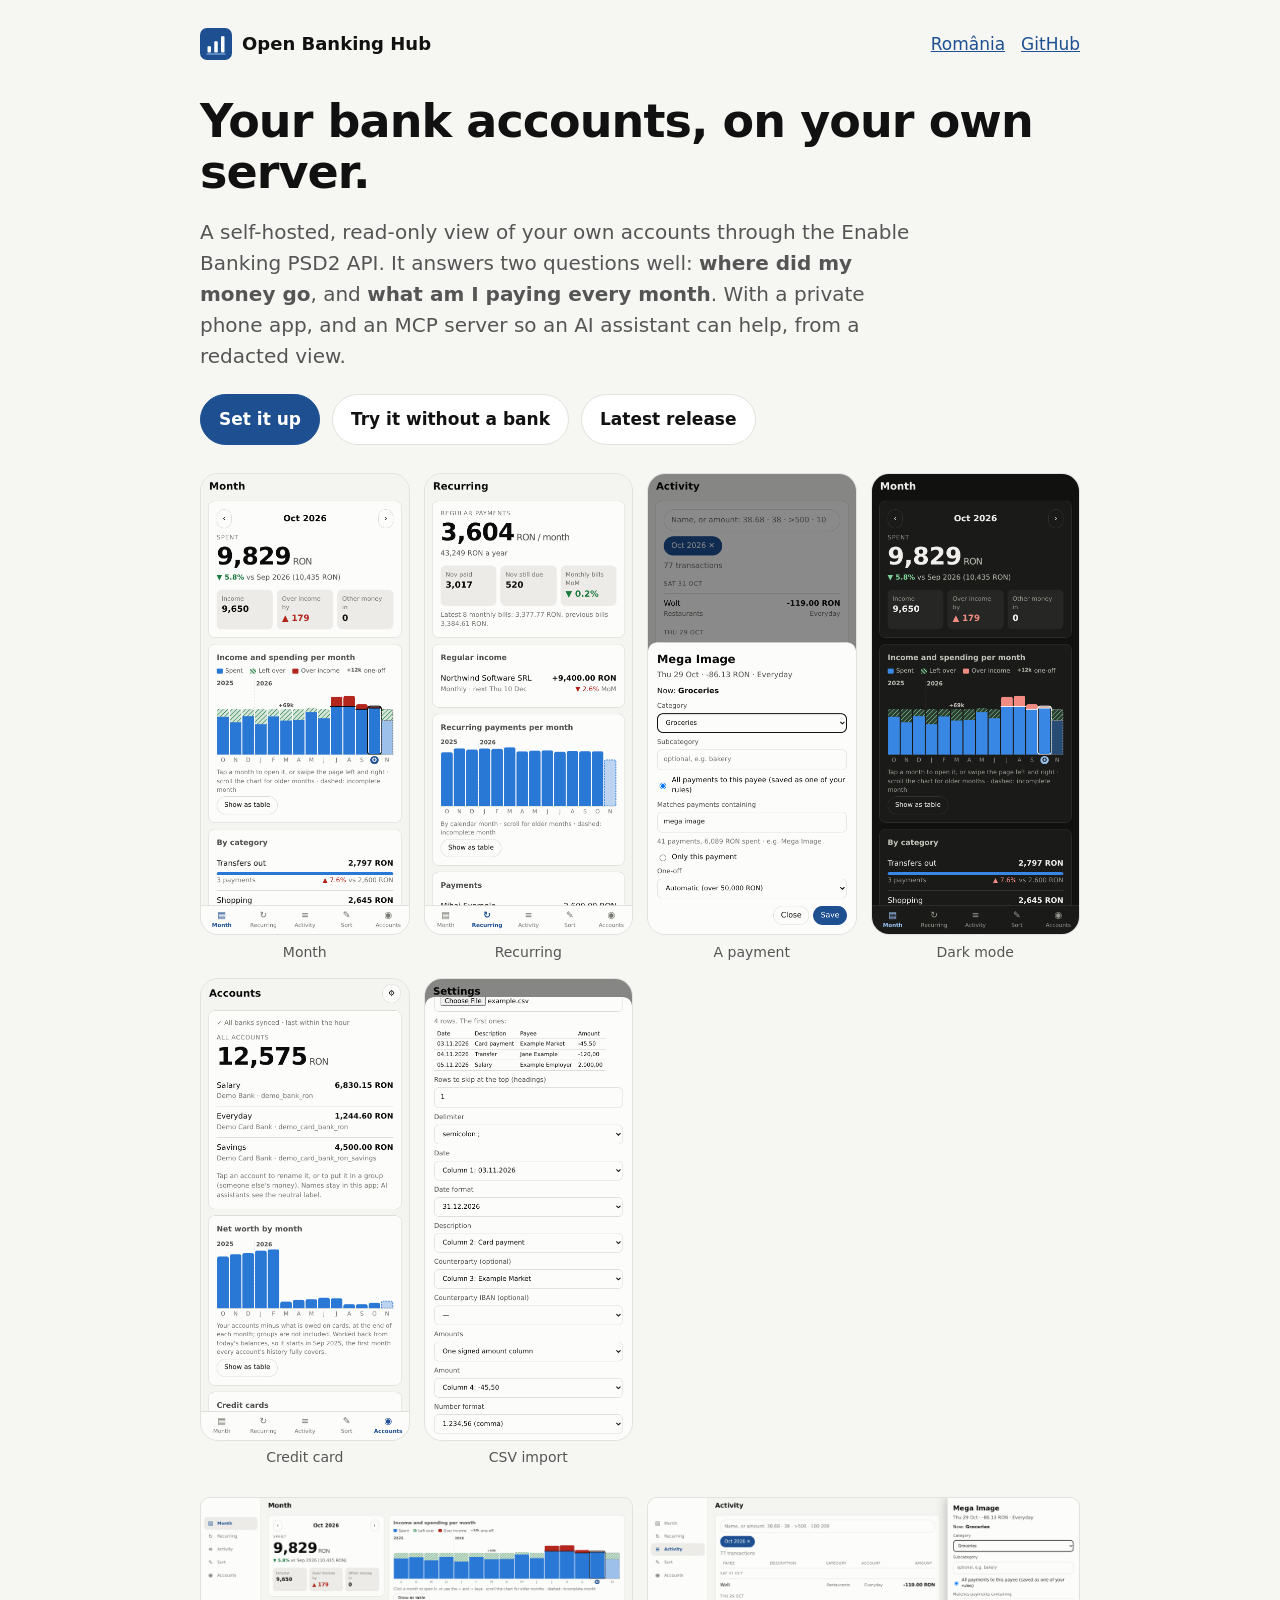
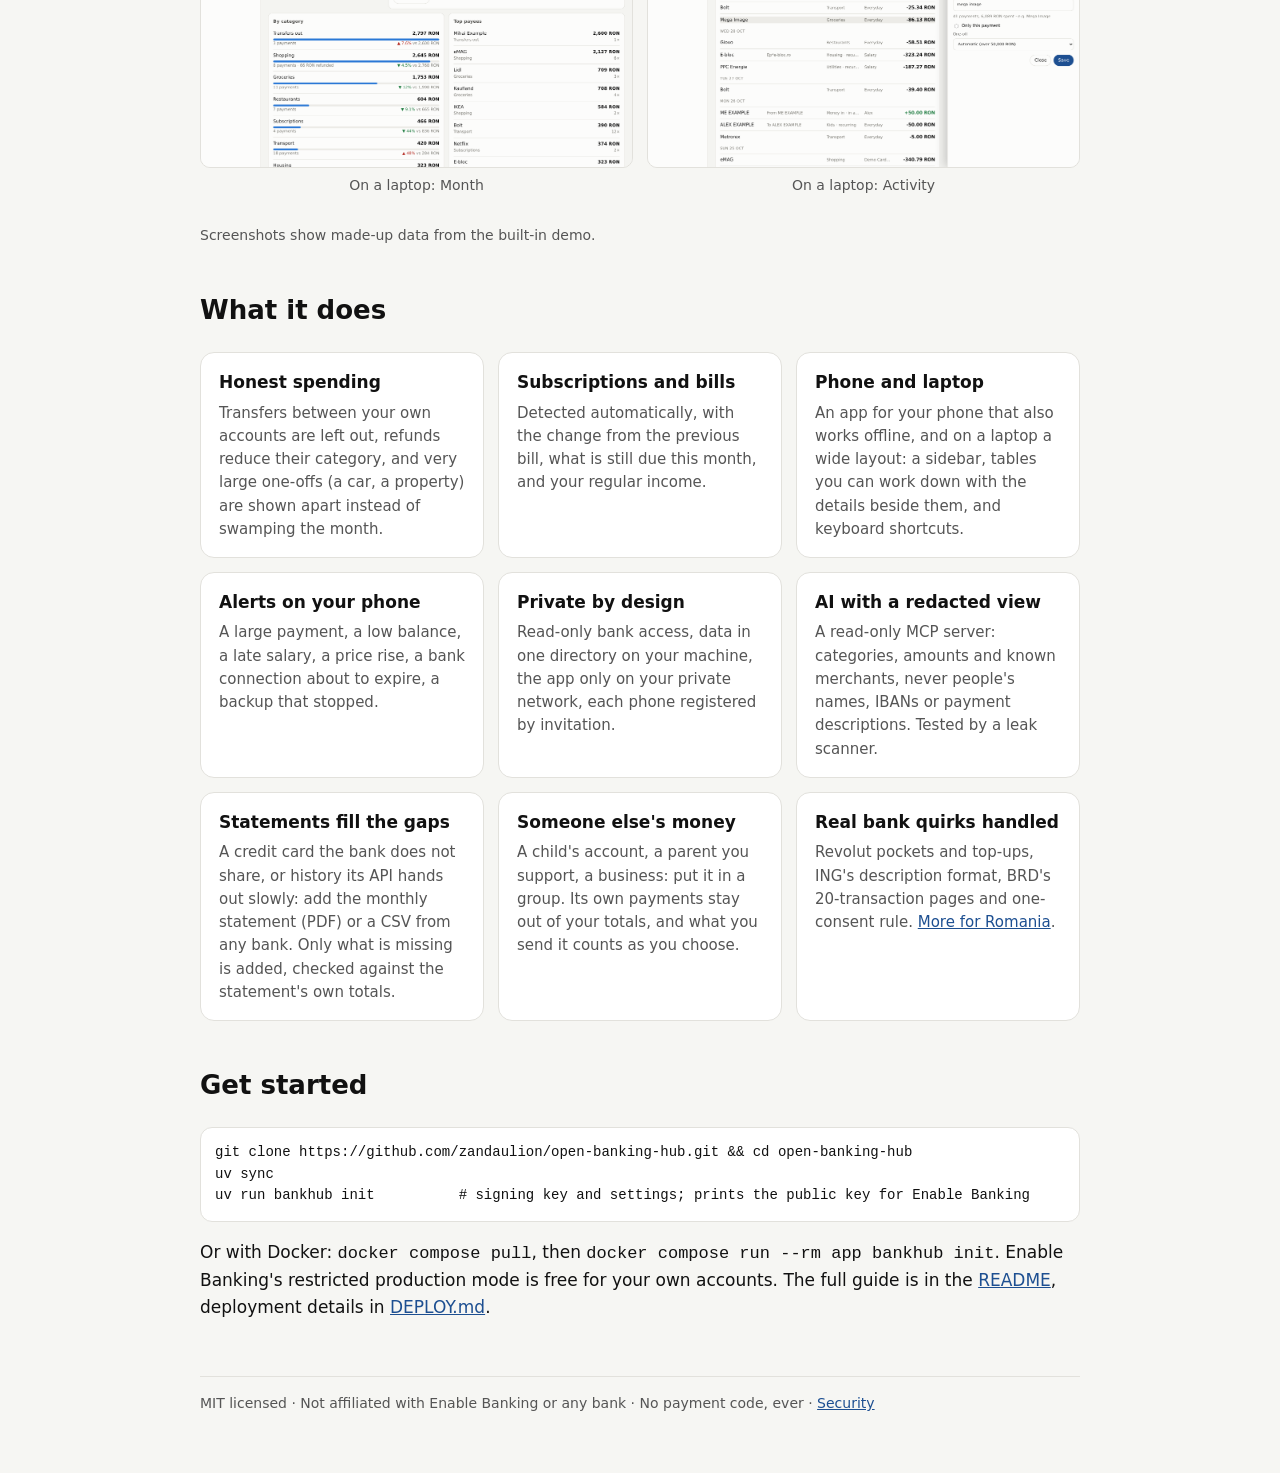
<file: docs/index.html>
<!doctype html>
<html lang="en">
<head>
<meta charset="utf-8">
<meta name="viewport" content="width=device-width, initial-scale=1">
<title>Open Banking Hub · your bank accounts, self-hosted and read-only</title>
<meta name="description" content="Self-hosted, read-only view of your own bank accounts through Enable Banking (PSD2): where the money went, what you pay every month, a private phone app and a redacted MCP server for AI assistants. MIT.">
<link rel="icon" href="icon.svg" type="image/svg+xml">
<link rel="stylesheet" href="site.css">
<meta property="og:title" content="Open Banking Hub">
<meta property="og:description" content="Your bank accounts, self-hosted and read-only: spending, subscriptions, income, a private phone app and a redacted MCP server.">
<meta property="og:image" content="https://zandaulion.github.io/open-banking-hub/screenshots/month-light.png">
</head>
<body>
<main>
<header class="top">
  <a class="brand" href="./"><img src="icon.svg" alt="">Open Banking Hub</a>
  <nav><a href="romania/">România</a><a href="https://github.com/zandaulion/open-banking-hub">GitHub</a></nav>
</header>

<h1>Your bank accounts, on your own server.</h1>
<p class="lead">A self-hosted, read-only view of your own accounts through the Enable Banking PSD2 API.
It answers two questions well: <strong>where did my money go</strong>, and <strong>what am I paying every month</strong>.
With a private phone app, and an MCP server so an AI assistant can help, from a redacted view.</p>
<div class="cta">
  <a class="btn primary" href="https://github.com/zandaulion/open-banking-hub#setup">Set it up</a>
  <a class="btn" href="https://github.com/zandaulion/open-banking-hub#try-it-without-a-bank">Try it without a bank</a>
  <a class="btn" href="https://github.com/zandaulion/open-banking-hub/releases/latest">Latest release</a>
</div>

<div class="shots">
  <figure><img src="screenshots/month-light.png" alt="Month view: spent, income, what is left, and every month in a chart" loading="lazy"><figcaption>Month</figcaption></figure>
  <figure><img src="screenshots/recurring-light.png" alt="Recurring payments with month-over-month change and regular income" loading="lazy"><figcaption>Recurring</figcaption></figure>
  <figure><img src="screenshots/payment-light.png" alt="A payment: change its category, or mark it as a one-off" loading="lazy"><figcaption>A payment</figcaption></figure>
  <figure><img src="screenshots/month-dark.png" alt="Month view in dark mode" loading="lazy"><figcaption>Dark mode</figcaption></figure>
  <figure><img src="screenshots/card-light.png" alt="A credit card added from its monthly statements" loading="lazy"><figcaption>Credit card</figcaption></figure>
  <figure><img src="screenshots/csv-light.png" alt="Importing a CSV from any bank" loading="lazy"><figcaption>CSV import</figcaption></figure>
</div>
<div class="shots wide">
  <figure><img src="screenshots/desktop-month.png" alt="Month on a laptop: the figures beside the chart, categories and payees side by side" loading="lazy"><figcaption>On a laptop: Month</figcaption></figure>
  <figure><img src="screenshots/desktop-activity.png" alt="Activity on a laptop: a table of payments with the selected one open beside it" loading="lazy"><figcaption>On a laptop: Activity</figcaption></figure>
</div>
<p style="color:var(--muted);font-size:14px">Screenshots show made-up data from the built-in demo.</p>

<h2>What it does</h2>
<div class="grid">
  <div class="card"><h3>Honest spending</h3><p>Transfers between your own accounts are left out, refunds reduce their category, and very large one-offs (a car, a property) are shown apart instead of swamping the month.</p></div>
  <div class="card"><h3>Subscriptions and bills</h3><p>Detected automatically, with the change from the previous bill, what is still due this month, and your regular income.</p></div>
  <div class="card"><h3>Phone and laptop</h3><p>An app for your phone that also works offline, and on a laptop a wide layout: a sidebar, tables you can work down with the details beside them, and keyboard shortcuts.</p></div>
  <div class="card"><h3>Alerts on your phone</h3><p>A large payment, a low balance, a late salary, a price rise, a bank connection about to expire, a backup that stopped.</p></div>
  <div class="card"><h3>Private by design</h3><p>Read-only bank access, data in one directory on your machine, the app only on your private network, each phone registered by invitation.</p></div>
  <div class="card"><h3>AI with a redacted view</h3><p>A read-only MCP server: categories, amounts and known merchants, never people's names, IBANs or payment descriptions. Tested by a leak scanner.</p></div>
  <div class="card"><h3>Statements fill the gaps</h3><p>A credit card the bank does not share, or history its API hands out slowly: add the monthly statement (PDF) or a CSV from any bank. Only what is missing is added, checked against the statement's own totals.</p></div>
  <div class="card"><h3>Someone else's money</h3><p>A child's account, a parent you support, a business: put it in a group. Its own payments stay out of your totals, and what you send it counts as you choose.</p></div>
  <div class="card"><h3>Real bank quirks handled</h3><p>Revolut pockets and top-ups, ING's description format, BRD's 20-transaction pages and one-consent rule. <a href="romania/">More for Romania</a>.</p></div>
</div>

<h2>Get started</h2>
<pre>git clone https://github.com/zandaulion/open-banking-hub.git && cd open-banking-hub
uv sync
uv run bankhub init          # signing key and settings; prints the public key for Enable Banking</pre>
<p>Or with Docker: <code>docker compose pull</code>, then <code>docker compose run --rm app bankhub init</code>.
Enable Banking's restricted production mode is free for your own accounts.
The full guide is in the <a href="https://github.com/zandaulion/open-banking-hub#setup">README</a>,
deployment details in <a href="https://github.com/zandaulion/open-banking-hub/blob/main/docs/DEPLOY.md">DEPLOY.md</a>.</p>

<footer>
  MIT licensed · Not affiliated with Enable Banking or any bank · No payment code, ever ·
  <a href="https://github.com/zandaulion/open-banking-hub/blob/main/SECURITY.md">Security</a>
</footer>
</main>
</body>
</html>
</file>
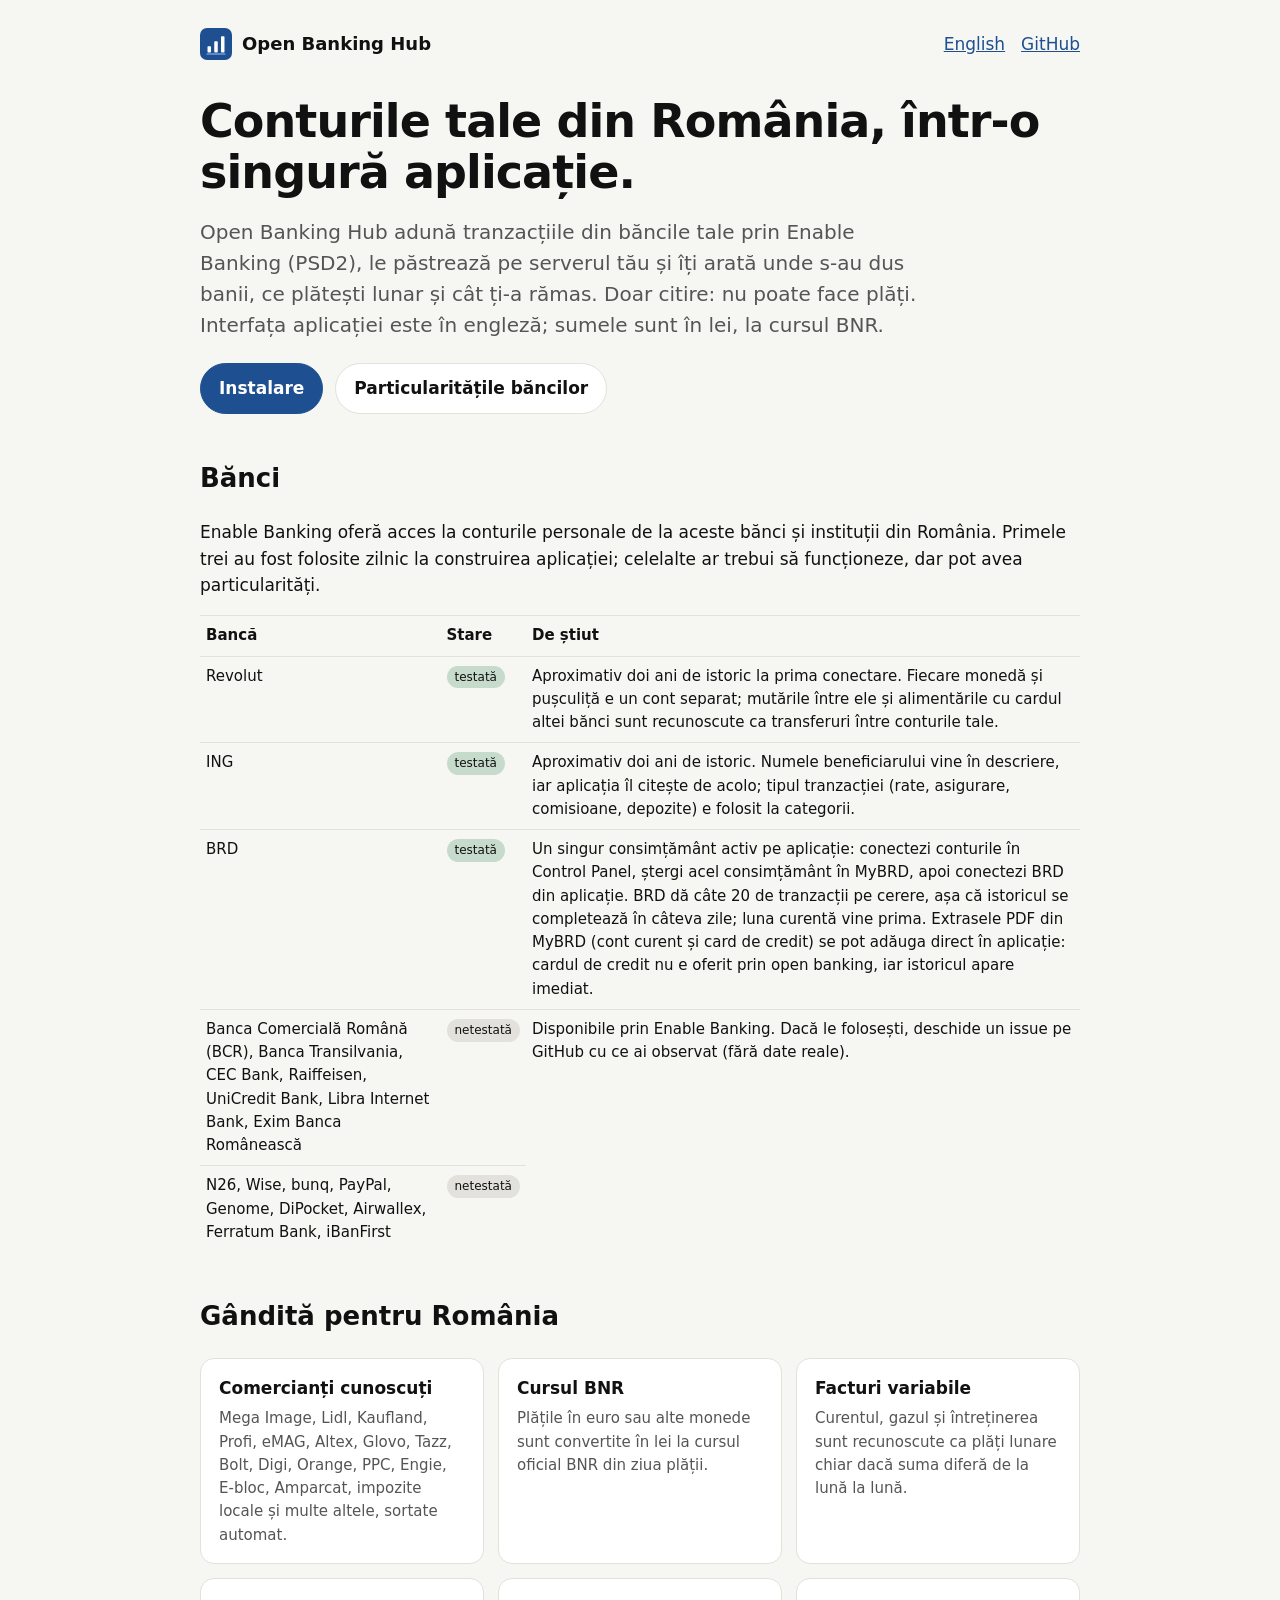
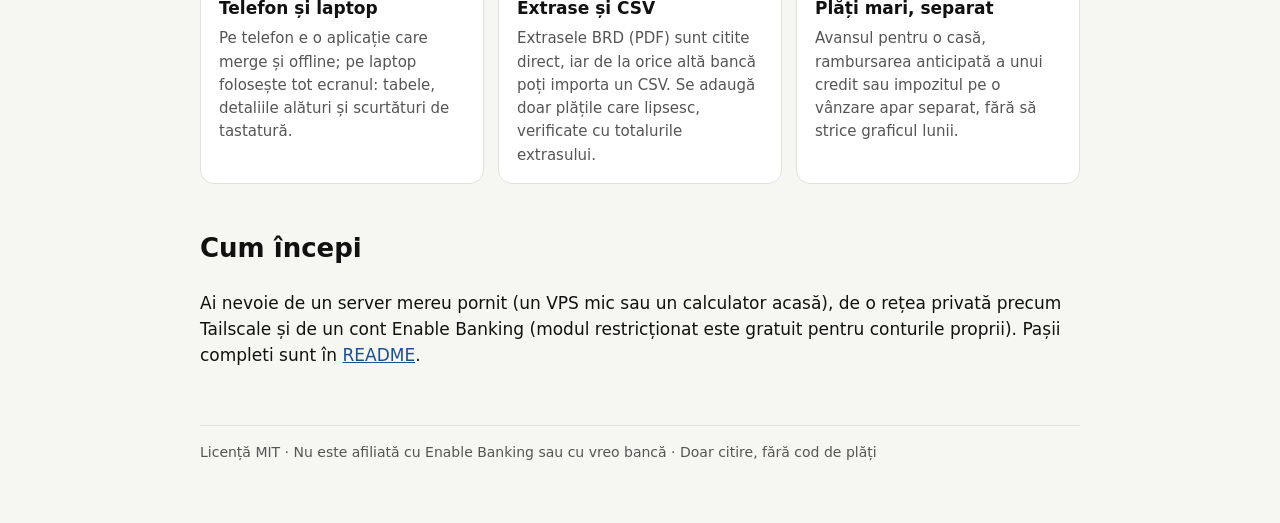
<file: docs/romania/index.html>
<!doctype html>
<html lang="ro">
<head>
<meta charset="utf-8">
<meta name="viewport" content="width=device-width, initial-scale=1">
<title>Open Banking Hub în România · Revolut, ING, BRD și alte bănci prin Enable Banking</title>
<meta name="description" content="Toate conturile tale bancare din România într-o aplicație proprie, doar pentru citire: Revolut, ING, BRD, BCR, Banca Transilvania și altele prin Enable Banking (PSD2). Gratuit, open source, găzduit de tine.">
<link rel="icon" href="../icon.svg" type="image/svg+xml">
<link rel="stylesheet" href="../site.css">
</head>
<body>
<main>
<header class="top">
  <a class="brand" href="../"><img src="../icon.svg" alt="">Open Banking Hub</a>
  <nav><a href="../">English</a><a href="https://github.com/zandaulion/open-banking-hub">GitHub</a></nav>
</header>

<h1>Conturile tale din România, într-o singură aplicație.</h1>
<p class="lead">Open Banking Hub adună tranzacțiile din băncile tale prin Enable Banking (PSD2), le păstrează pe
serverul tău și îți arată unde s-au dus banii, ce plătești lunar și cât ți-a rămas. Doar citire: nu poate face plăți.
Interfața aplicației este în engleză; sumele sunt în lei, la cursul BNR.</p>
<div class="cta">
  <a class="btn primary" href="https://github.com/zandaulion/open-banking-hub#setup">Instalare</a>
  <a class="btn" href="https://github.com/zandaulion/open-banking-hub/blob/main/docs/BANKS.md">Particularitățile băncilor</a>
</div>

<h2>Bănci</h2>
<p>Enable Banking oferă acces la conturile personale de la aceste bănci și instituții din România. Primele trei au
fost folosite zilnic la construirea aplicației; celelalte ar trebui să funcționeze, dar pot avea particularități.</p>
<table>
  <tr><th>Bancă</th><th>Stare</th><th>De știut</th></tr>
  <tr><td>Revolut</td><td><span class="tag ok">testată</span></td><td>Aproximativ doi ani de istoric la prima conectare. Fiecare monedă și pușculiță e un cont separat; mutările între ele și alimentările cu cardul altei bănci sunt recunoscute ca transferuri între conturile tale.</td></tr>
  <tr><td>ING</td><td><span class="tag ok">testată</span></td><td>Aproximativ doi ani de istoric. Numele beneficiarului vine în descriere, iar aplicația îl citește de acolo; tipul tranzacției (rate, asigurare, comisioane, depozite) e folosit la categorii.</td></tr>
  <tr><td>BRD</td><td><span class="tag ok">testată</span></td><td>Un singur consimțământ activ pe aplicație: conectezi conturile în Control Panel, ștergi acel consimțământ în MyBRD, apoi conectezi BRD din aplicație. BRD dă câte 20 de tranzacții pe cerere, așa că istoricul se completează în câteva zile; luna curentă vine prima. Extrasele PDF din MyBRD (cont curent și card de credit) se pot adăuga direct în aplicație: cardul de credit nu e oferit prin open banking, iar istoricul apare imediat.</td></tr>
  <tr><td>Banca Comercială Română (BCR), Banca Transilvania, CEC Bank, Raiffeisen, UniCredit Bank, Libra Internet Bank, Exim Banca Românească</td><td><span class="tag">netestată</span></td><td rowspan="2">Disponibile prin Enable Banking. Dacă le folosești, deschide un issue pe GitHub cu ce ai observat (fără date reale).</td></tr>
  <tr><td>N26, Wise, bunq, PayPal, Genome, DiPocket, Airwallex, Ferratum Bank, iBanFirst</td><td><span class="tag">netestată</span></td></tr>
</table>

<h2>Gândită pentru România</h2>
<div class="grid">
  <div class="card"><h3>Comercianți cunoscuți</h3><p>Mega Image, Lidl, Kaufland, Profi, eMAG, Altex, Glovo, Tazz, Bolt, Digi, Orange, PPC, Engie, E-bloc, Amparcat, impozite locale și multe altele, sortate automat.</p></div>
  <div class="card"><h3>Cursul BNR</h3><p>Plățile în euro sau alte monede sunt convertite în lei la cursul oficial BNR din ziua plății.</p></div>
  <div class="card"><h3>Facturi variabile</h3><p>Curentul, gazul și întreținerea sunt recunoscute ca plăți lunare chiar dacă suma diferă de la lună la lună.</p></div>
  <div class="card"><h3>Telefon și laptop</h3><p>Pe telefon e o aplicație care merge și offline; pe laptop folosește tot ecranul: tabele, detaliile alături și scurtături de tastatură.</p></div>
  <div class="card"><h3>Extrase și CSV</h3><p>Extrasele BRD (PDF) sunt citite direct, iar de la orice altă bancă poți importa un CSV. Se adaugă doar plățile care lipsesc, verificate cu totalurile extrasului.</p></div>
  <div class="card"><h3>Plăți mari, separat</h3><p>Avansul pentru o casă, rambursarea anticipată a unui credit sau impozitul pe o vânzare apar separat, fără să strice graficul lunii.</p></div>
</div>

<h2>Cum începi</h2>
<p>Ai nevoie de un server mereu pornit (un VPS mic sau un calculator acasă), de o rețea privată precum Tailscale și de un cont
Enable Banking (modul restricționat este gratuit pentru conturile proprii). Pașii completi sunt în
<a href="https://github.com/zandaulion/open-banking-hub#setup">README</a>.</p>

<footer>
  Licență MIT · Nu este afiliată cu Enable Banking sau cu vreo bancă · Doar citire, fără cod de plăți
</footer>
</main>
</body>
</html>
</file>
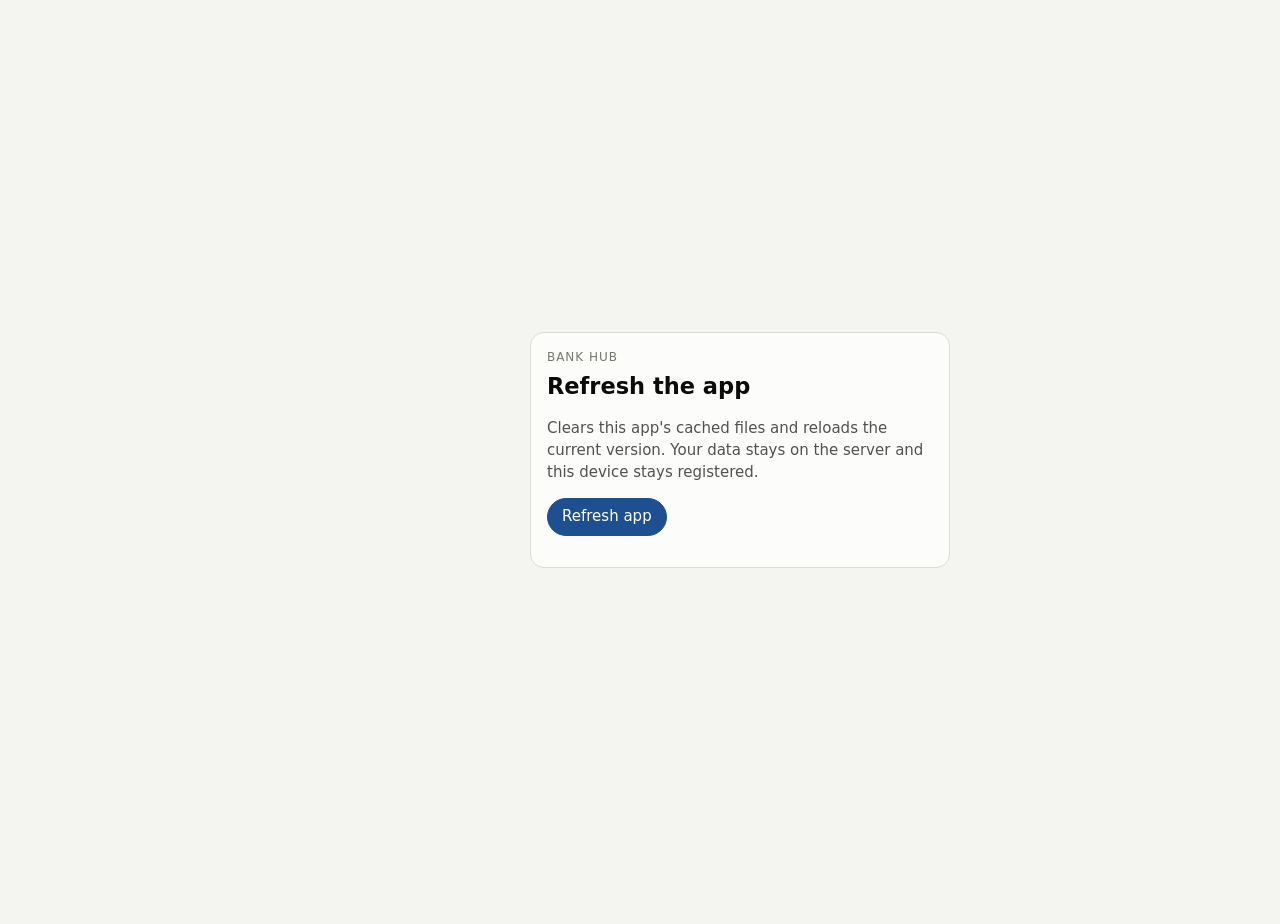
<file: src/bankhub/web/static/bust.html>
<!doctype html><html lang="en"><head><meta charset="utf-8"><meta name="viewport" content="width=device-width,initial-scale=1"><title>Refresh Bank Hub</title><link rel="stylesheet" href="./style.css"><script src="./bust.js" defer></script></head>
<body><main class="center"><section class="card narrow"><p class="eyebrow">Bank Hub</p><h1>Refresh the app</h1><p class="muted">Clears this app's cached files and reloads the current version. Your data stays on the server and this device stays registered.</p><button class="btn primary" id="recover">Refresh app</button><p id="recovery-status" role="status" class="muted"></p></section></main></body></html>
</file>
<file: docs/site.css>
:root { color-scheme: light dark; --bg:#f6f6f3; --card:#ffffff; --ink:#111; --muted:#555; --line:#e2e1dc; --accent:#1d4f91; }
@media (prefers-color-scheme: dark) { :root { --bg:#111110; --card:#1a1a19; --ink:#f0efec; --muted:#b9b8b0; --line:#34332f; --accent:#9cc3f2; } }
* { box-sizing: border-box; }
body { margin:0; background:var(--bg); color:var(--ink); font:400 17px/1.55 system-ui,-apple-system,"Segoe UI",Roboto,sans-serif; }
main { max-width: 920px; margin: 0 auto; padding: 28px 20px 60px; }
a { color: var(--accent); }
header.top { display:flex; justify-content:space-between; align-items:center; gap:12px; flex-wrap:wrap; }
header.top a.brand { font-weight:700; text-decoration:none; color:var(--ink); font-size:18px; display:flex; gap:10px; align-items:center; }
header.top img { width:32px; height:32px; }
nav a { margin-left: 16px; }
h1 { font-size: clamp(30px, 6vw, 46px); line-height:1.1; margin: 36px 0 12px; letter-spacing:-.02em; }
h2 { margin-top: 44px; font-size: 26px; }
.lead { font-size: 20px; color: var(--muted); max-width: 720px; }
.cta { display:flex; gap:12px; flex-wrap:wrap; margin: 22px 0; }
.btn { display:inline-block; padding: 11px 18px; border-radius: 99px; border:1px solid var(--line); background:var(--card); color:var(--ink); text-decoration:none; font-weight:600; }
.btn.primary { background: var(--accent); border-color: var(--accent); color: #fff; }
@media (prefers-color-scheme: dark) { .btn.primary { color:#0b0b0b; } }
.shots { display:grid; grid-template-columns: repeat(auto-fit, minmax(180px, 1fr)); gap: 14px; margin: 28px 0; }
.shots figure { margin:0; text-align:center; font-size:14px; color:var(--muted); }
.shots img { width:100%; border-radius: 18px; border:1px solid var(--line); }
.shots.wide { grid-template-columns: repeat(auto-fit, minmax(320px, 1fr)); margin-top: 0; }
.shots.wide img { border-radius: 10px; }
.grid { display:grid; grid-template-columns: repeat(auto-fit, minmax(250px, 1fr)); gap: 14px; }
.card { background: var(--card); border:1px solid var(--line); border-radius: 14px; padding: 16px 18px; }
.card h3 { margin: 0 0 6px; font-size: 17px; }
.card p { margin: 0; color: var(--muted); font-size: 15px; }
pre { background: var(--card); border:1px solid var(--line); border-radius: 12px; padding: 14px; overflow-x:auto; font-size: 14px; }
table { border-collapse: collapse; width: 100%; font-size: 15px; }
td, th { border-top:1px solid var(--line); padding: 8px 6px; text-align:left; vertical-align: top; }
.tag { display:inline-block; font-size:12px; padding:2px 8px; border-radius:99px; background: var(--line); }
.tag.ok { background: color-mix(in srgb, #1b7a3d 22%, transparent); }
footer { margin-top: 56px; color: var(--muted); font-size: 14px; border-top:1px solid var(--line); padding-top: 16px; }
</file>
<file: src/bankhub/web/static/style.css>
:root {
  color-scheme: light;
  --surface-0: #f4f4f1;
  --surface-1: #fcfcfb;
  --surface-2: #ecebe7;
  --line: #dddcd6;
  --text-primary: #0b0b0b;
  --text-secondary: #52514e;
  --text-muted: #77766f;
  --accent: #2a78d6;          /* series-1 */
  --accent-strong: #1d4f91;
  --context: #c4c3bc;         /* de-emphasis bars */
  --up: #b3261e;              /* spending up: text only, always with an arrow */
  --down: #1b7a3d;
  --radius: 14px;
  font: 400 15px/1.45 system-ui, -apple-system, "Segoe UI", Roboto, sans-serif;
}
@media (prefers-color-scheme: dark) {
  :root {
    color-scheme: dark;
    --surface-0: #111110;
    --surface-1: #1a1a19;
    --surface-2: #262624;
    --line: #34332f;
    --text-primary: #f0efec;
    --text-secondary: #c3c2b7;
    --text-muted: #96958c;
    --accent: #3987e5;
    --accent-strong: #9cc3f2;
    --context: #4a4944;
    --up: #f28b82;
    --down: #7fd49b;
  }
}

* { box-sizing: border-box; }
[hidden] { display: none !important; }
html, body { margin: 0; background: var(--surface-0); color: var(--text-primary); }
body { padding-bottom: calc(72px + env(safe-area-inset-bottom)); }
h1, h2, h3 { margin: 0; font-weight: 600; }
a { color: var(--accent-strong); }
button { font: inherit; }
.muted { color: var(--text-secondary); }
.faint { color: var(--text-muted); }
.center-text { text-align: center; }
.num { font-variant-numeric: tabular-nums; }

.topbar {
  position: sticky; top: 0; z-index: 5;
  display: flex; align-items: center; justify-content: space-between; gap: 8px;
  padding: calc(10px + env(safe-area-inset-top)) 16px 10px;
  background: color-mix(in srgb, var(--surface-0) 92%, transparent);
  backdrop-filter: blur(8px);
}
.topbar h1 { font-size: 20px; }
.topbar-actions { display: flex; gap: 6px; align-items: center; }

main { max-width: 720px; margin: 0 auto; padding: 4px 14px 24px; }
.card {
  background: var(--surface-1); border: 1px solid var(--line); border-radius: var(--radius);
  padding: 16px; margin: 0 0 12px;
}
.card h2 { font-size: 15px; color: var(--text-secondary); font-weight: 600; margin-bottom: 10px; }
.card.narrow { max-width: 420px; margin: 40px auto; }
.center { min-height: 100vh; display: grid; place-items: center; padding: 16px; }
.eyebrow { text-transform: uppercase; letter-spacing: .08em; font-size: 12px; color: var(--text-muted); margin: 0 0 4px; }

.hero { font-size: 48px; font-weight: 600; line-height: 1.05; letter-spacing: -.02em; }
.hero small { font-size: 18px; font-weight: 500; color: var(--text-secondary); margin-left: 4px; }
.delta { font-size: 14px; margin-top: 6px; color: var(--text-secondary); }
.delta .up { color: var(--up); font-weight: 600; }
.delta .down { color: var(--down); font-weight: 600; }
.tiles { display: grid; grid-template-columns: repeat(3, 1fr); gap: 8px; margin-top: 14px; }
.tile { background: var(--surface-2); border-radius: 10px; padding: 10px; }
.tile .label { font-size: 12px; color: var(--text-muted); }
.tile .value { font-size: 17px; font-weight: 600; }

.month-nav { display: flex; align-items: center; justify-content: space-between; margin: 0 0 10px; }
.month-nav strong { font-size: 17px; }
.chip, .btn {
  border: 1px solid var(--line); background: var(--surface-1); color: var(--text-primary);
  border-radius: 99px; padding: 7px 14px; cursor: pointer; min-height: 36px;
}
a.btn { display: inline-flex; align-items: center; text-decoration: none; }
.btn.primary { background: var(--accent-strong); border-color: var(--accent-strong); color: #fff; }
@media (prefers-color-scheme: dark) { .btn.primary { color: #0b0b0b; } }
.btn:disabled { opacity: .55; cursor: default; }
.chip.icon { padding: 7px 11px; }
.chips { display: flex; gap: 6px; flex-wrap: wrap; margin-bottom: 10px; }
.chip[aria-pressed="true"] { background: var(--accent-strong); color: #fff; border-color: var(--accent-strong); }

/* Charts */
.chart { width: 100%; display: block; overflow: visible; }
.chart text { fill: var(--text-muted); font-size: 11px; }
.chart .bar { fill: var(--context); }
.chart .bar.on { fill: var(--accent); }
.chart .hit { fill: transparent; cursor: pointer; }
.chart .base { stroke: var(--line); stroke-width: 1; }
.chart .sep { stroke: var(--line); stroke-width: 1; stroke-dasharray: 3 3; }
.chart text.yr { fill: var(--text-secondary); font-weight: 600; }

/* The month in progress: outlined and dashed, so it never reads as a cheap month. */
.chart .bar.partial { fill: color-mix(in srgb, var(--context) 35%, transparent); stroke: var(--text-muted); stroke-width: 1.5; stroke-dasharray: 3 2; }
.chart .bar.partial.on { fill: color-mix(in srgb, var(--accent) 30%, transparent); stroke: var(--accent); }
.scroller { overflow-x: auto; overflow-y: hidden; overscroll-behavior-x: contain; scrollbar-width: thin; -webkit-overflow-scrolling: touch; }
.chart-wrap { position: relative; }
/* Income tank: income is the light track, spending fills it, anything above income is "over". */
.chart .bar.left { fill: url(#left-hatch); }   /* income not spent: hatched green, the mirror of the red "over" */
.chart .hatch-bg { fill: color-mix(in srgb, var(--down) 18%, transparent); }
.chart .hatch-line { stroke: var(--down); stroke-width: 2; }
.chart .bar.spent { fill: var(--accent); }
.chart .bar.over { fill: var(--up); }
.chart .bar.left.partial, .chart .bar.spent.partial, .chart .bar.over.partial { stroke: var(--text-muted); stroke-width: 1.2; stroke-dasharray: 3 2; }
.chart .bar.spent.partial { fill: color-mix(in srgb, var(--accent) 45%, transparent); }
.chart .income-line { stroke: var(--text-primary); stroke-width: 2; }
.chart .colsel { fill: color-mix(in srgb, var(--text-primary) 9%, transparent); }
.chart .selbar { fill: none; stroke: var(--text-primary); stroke-width: 2; }
.chart g.dim { opacity: .4; }
.chart .selpill { fill: var(--accent-strong); }
.chart text.sel { fill: var(--surface-1); font-weight: 700; }
.chart text.mark { fill: var(--text-secondary); font-size: 10px; font-weight: 600; }
.legend { display: flex; flex-wrap: wrap; gap: 4px 14px; font-size: 12px; color: var(--text-secondary); margin: -4px 0 8px; }
.legend span { display: inline-flex; align-items: center; gap: 5px; }
.legend .sw { display: inline-block; width: 12px; height: 10px; border-radius: 2px; }
.legend .sw.left { background: repeating-linear-gradient(45deg, var(--down) 0 2px, color-mix(in srgb, var(--down) 18%, transparent) 2px 5px); }
.legend .sw.spent { background: var(--accent); }
.legend .sw.over { background: var(--up); }
.legend .mk { font-size: 10px; color: var(--text-secondary); }
.year-pin { position: absolute; left: 0; top: 0; z-index: 1; padding: 0 6px 2px 0; font-size: 12px; font-weight: 600;
            color: var(--text-secondary); background: var(--surface-1); pointer-events: none; }
.chart-note { font-size: 12px; color: var(--text-muted); margin: 6px 0 4px; }
.tooltip {
  position: fixed; z-index: 50; pointer-events: none;
  background: var(--text-primary); color: var(--surface-1);
  padding: 6px 10px; border-radius: 8px; font-size: 13px; white-space: nowrap;
  box-shadow: 0 4px 16px rgba(0,0,0,.25);
}

/* Category bars */
.rows { list-style: none; margin: 0; padding: 0; }
.rows li { padding: 9px 0; border-top: 1px solid var(--line); }
.rows li:first-child { border-top: 0; }
.rows button.rowbtn { all: unset; display: block; width: 100%; cursor: pointer; }
.row-head { display: flex; justify-content: space-between; gap: 10px; align-items: baseline; }
.row-head .name { font-weight: 500; overflow: hidden; text-overflow: ellipsis; white-space: nowrap; }
.row-head .amt { font-weight: 600; white-space: nowrap; }
.row-sub { display: flex; justify-content: space-between; gap: 10px; font-size: 13px; color: var(--text-muted); margin-top: 2px; }
.meter { height: 6px; border-radius: 3px; background: var(--surface-2); margin-top: 6px; overflow: hidden; }
.meter > span { display: block; height: 100%; background: var(--accent); border-radius: 0 3px 3px 0; }
.up { color: var(--up); }
.down { color: var(--down); }

/* Recurring */
.series { display: grid; grid-template-columns: 1fr auto; gap: 2px 12px; align-items: center; }
.series .spark { grid-column: 1 / -1; margin-top: 6px; }
.series .series-when { grid-column: 1 / -1; }
.series .series-change { grid-column: 1 / -1; justify-content: flex-start; }
.series-head { display: none; }
.badge { display: inline-block; font-size: 12px; padding: 1px 7px; border-radius: 99px; background: var(--surface-2); color: var(--text-secondary); }
.badge.warn { background: color-mix(in srgb, var(--up) 18%, transparent); color: var(--up); }

/* Transactions */
.search { width: 100%; padding: 10px 14px; border-radius: 99px; border: 1px solid var(--line); background: var(--surface-1); color: var(--text-primary); font: inherit; margin-bottom: 10px; }
.tx .name { font-weight: 500; }
.tx .desc { font-size: 13px; color: var(--text-muted); overflow: hidden; text-overflow: ellipsis; white-space: nowrap; }
.tx .amt.credit { color: var(--down); }
.daysep { font-size: 12px; color: var(--text-muted); text-transform: uppercase; letter-spacing: .05em; padding: 12px 0 4px; border: 0 !important; }

/* Forms / sheet */
label.field { display: block; margin: 10px 0; font-size: 13px; color: var(--text-secondary); }
label.field input, label.field select {
  display: block; width: 100%; margin-top: 4px; padding: 10px 12px; border-radius: 10px;
  border: 1px solid var(--line); background: var(--surface-1); color: var(--text-primary); font: inherit;
}
.code-input { font-size: 22px !important; letter-spacing: .12em; text-align: center; text-transform: uppercase; }
.sheet { border: 0; border-radius: 18px 18px 0 0; padding: 18px; width: 100%; max-width: 560px; margin: auto auto 0;
         background: var(--surface-1); color: var(--text-primary); }
.sheet::backdrop { background: rgba(0,0,0,.45); }
.sheet .actions { display: flex; gap: 8px; justify-content: flex-end; margin-top: 14px; }
.toggle { display: flex; gap: 8px; align-items: center; margin: 10px 0; font-size: 14px; }
.notice { padding: 10px 12px; border-radius: 10px; background: var(--surface-2); font-size: 14px; margin-bottom: 12px; }
.notice.warn { background: color-mix(in srgb, var(--up) 14%, var(--surface-1)); color: var(--text-primary); }
button.notice { display: block; width: 100%; text-align: left; border: 0; font: inherit; cursor: pointer; }
.problem-banner { margin: 0 0 12px; }
.only-wide { display: none !important; }

.tabbar {
  position: fixed; bottom: 0; left: 0; right: 0; z-index: 10;
  display: grid; grid-template-columns: repeat(5, 1fr);
  background: var(--surface-1); border-top: 1px solid var(--line);
  padding-bottom: env(safe-area-inset-bottom);
}
.tabbar a { display: flex; flex-direction: column; align-items: center; gap: 1px; padding: 8px 0 9px; font-size: 11px; color: var(--text-muted); text-decoration: none; }
.tabbar a .ico { font-size: 18px; line-height: 1.2; }
.tabbar a[aria-current="page"] { color: var(--accent-strong); font-weight: 600; }

.table-toggle { font-size: 13px; }
table.data { width: 100%; border-collapse: collapse; font-size: 13px; margin-top: 8px; }
table.data td, table.data th { padding: 5px 4px; border-top: 1px solid var(--line); text-align: right; }
table.data th:first-child, table.data td:first-child { text-align: left; }

@media (prefers-reduced-motion: no-preference) { .meter > span { transition: width .3s ease; } }

/* The Month page is dragged sideways by hand; vertical scrolling stays with the browser. */
main#view { touch-action: pan-y; will-change: transform; }
.scroller { touch-action: pan-x pan-y; }

.offline-bar { position: sticky; top: calc(48px + env(safe-area-inset-top)); z-index: 4; margin: 0 14px 8px;
  display: flex; align-items: center; justify-content: space-between; gap: 10px; padding: 8px 12px;
  border-radius: 12px; background: var(--surface-2); color: var(--text-secondary); font-size: 14px; }
.offline-bar .chip { min-height: 30px; padding: 4px 12px; }

.weekly-when { display: grid; grid-template-columns: 1fr 1fr; gap: 10px; margin-top: -6px; }

/* CSV import preview */
.csv-preview { display: block; max-width: 100%; overflow-x: auto; font-size: 11px; border-collapse: collapse; margin-bottom: 8px; }
.csv-preview td { border-bottom: 1px solid var(--line); padding: 2px 6px; white-space: nowrap; max-width: 150px; overflow: hidden; text-overflow: ellipsis; }

/* ---------------------------------------------------------------- wide screens (laptop, desktop)
   The phone layout above is unchanged. From 900px: a sidebar for the tabs, cards in columns, centred
   dialogs, and their own layouts for Month (a grid with a 24-month chart) and Activity (a table, with a
   payment opening in a panel beside it). */
.tx-head { display: none; }
@media (min-width: 900px) {
  body { padding-bottom: 24px; padding-left: 200px; }
  .tabbar { top: 0; bottom: 0; right: auto; width: 200px; display: flex; flex-direction: column; gap: 2px;
            padding: calc(64px + env(safe-area-inset-top)) 10px 0; border-top: 0; border-right: 1px solid var(--line); }
  .tabbar a { flex-direction: row; justify-content: flex-start; gap: 12px; padding: 10px 12px; font-size: 14px; border-radius: 10px; }
  .tabbar a .ico { width: 20px; text-align: center; }
  .tabbar a[aria-current="page"] { background: var(--surface-2); }
  .topbar { padding-left: 24px; padding-right: 24px; }
  .topbar h1 { font-size: 22px; }
  main { max-width: 1240px; padding: 4px 24px 32px; }
  main#view { column-count: 2; column-gap: 14px; }
  main#view > * { break-inside: avoid; }
  main#view > :not(.card) { column-span: all; }

  .sheet { border-radius: 18px; margin: auto; max-height: 88vh; overflow-y: auto; }
  .sheet.panel { position: fixed; inset: 0 0 0 auto; z-index: 20; width: 440px; max-width: 440px; height: 100vh; max-height: 100vh;
                 margin: 0; border-radius: 0; border-left: 1px solid var(--line); box-shadow: -10px 0 30px rgba(0,0,0,.18); }
  body.panel-open main { margin-right: 440px; }

  /* Month: the figures and the chart side by side, then categories and payees. */
  main#view[data-layout="month"] { column-count: auto; display: grid; grid-template-columns: repeat(6, minmax(0, 1fr)); gap: 14px; align-items: start; }
  main#view[data-layout="month"] > .card { margin: 0; }
  .m-week { grid-column: 1 / -1; order: 0; }
  .m-hero { grid-column: span 2; order: 1; }
  .m-trend { grid-column: span 4; order: 2; }
  .m-cats { grid-column: span 3; order: 3; }
  .m-payees { grid-column: span 3; order: 4; }
  .m-oneoffs, .m-groups { grid-column: span 3; order: 5; }
  .m-foot { grid-column: 1 / -1; order: 9; }

  /* Activity: one wide card, rows laid out as a table. */
  main#view[data-layout="tx"] { column-count: auto; }
  .tx-head, .tx-list li.tx .rowbtn { display: grid; grid-template-columns: minmax(140px, 1.3fr) minmax(0, 2fr) minmax(0, 1.2fr) minmax(90px, .8fr) 130px;
                                      column-gap: 16px; align-items: baseline; }
  .tx-head { padding: 6px 10px; font-size: 12px; color: var(--text-muted); text-transform: uppercase; letter-spacing: .05em; border-bottom: 1px solid var(--line); }
  .tx-head .amt, .tx-list li.tx .amt { text-align: right; }
  .tx-list li.tx .row-head, .tx-list li.tx .row-sub { display: contents; }
  .tx-list li.tx .rowbtn > * , .tx-list li.tx .row-head > *, .tx-list li.tx .row-sub > * { grid-row: 1; min-width: 0; overflow: hidden; text-overflow: ellipsis; white-space: nowrap; }
  .tx-list li.tx .name { grid-column: 1; }
  .tx-list li.tx .desc { grid-column: 2; margin: 0; }
  .tx-list li.tx .row-sub > :first-child { grid-column: 3; }
  .tx-list li.tx .row-sub > :last-child { grid-column: 4; }
  .tx-list li.tx .amt { grid-column: 5; }
  .tx-list li.tx.sel .rowbtn { background: var(--surface-2); }
  .tx-list li.tx .rowbtn:hover { background: color-mix(in srgb, var(--surface-2) 60%, transparent); }
}
@media (min-width: 900px) {
  .rows li.sel > .rowbtn { background: var(--surface-2); }

  /* Recurring: the totals beside the chart, then the payments as a table beside the income. */
  main#view[data-layout="recurring"] { column-count: auto; display: grid; grid-template-columns: repeat(6, minmax(0, 1fr)); gap: 14px; align-items: start; }
  main#view[data-layout="recurring"] > .card { margin: 0; }
  .r-summary { grid-column: span 2; order: 1; }
  .r-chart { grid-column: span 4; order: 2; }
  .r-list { grid-column: span 4; order: 3; }
  .r-income { grid-column: span 2; order: 4; }
  .series-head, .r-list .series { display: grid; grid-template-columns: minmax(130px, 1.3fr) minmax(0, 1.2fr) minmax(0, 1.6fr) 110px 110px;
                                  column-gap: 14px; align-items: center; }
  .series-head { padding: 0 0 6px; font-size: 12px; color: var(--text-muted); text-transform: uppercase; letter-spacing: .05em; border-bottom: 1px solid var(--line); }
  .series-head .amt { text-align: right; }
  .r-list .series .row-head { grid-column: 1; grid-row: 1; min-width: 0; }
  .r-list .series .series-when { grid-column: 2; grid-row: 1; }
  .r-list .series .series-change { grid-column: 3; grid-row: 1; }
  .r-list .series .spark { grid-column: 4; grid-row: 1; margin: 0; }
  .r-list .series .amt { grid-column: 5; grid-row: 1; text-align: right; }

  .only-wide { display: flex !important; }
  .tabbar a.only-wide { margin-top: auto; margin-bottom: 16px; }

  /* Accounts: your own money | cards and other people's money. Settings: three columns of cards. */
  main#view[data-layout="accounts"], main#view[data-layout="settings"] { column-count: auto; display: grid; gap: 14px; align-items: start; }
  main#view[data-layout="accounts"] { grid-template-columns: repeat(2, minmax(0, 1fr)); }
  main#view[data-layout="settings"] { grid-template-columns: repeat(3, minmax(0, 1fr)); }
  main#view[data-layout="accounts"] .col > .card, main#view[data-layout="settings"] .col > .card { margin: 0 0 14px; }
  main#view[data-layout="month"] > .problem-banner { grid-column: 1 / -1; order: -1; margin: 0; }

  /* Sort: one list; a payee opens beside it. */
  main#view[data-layout="inbox"] { column-count: auto; }
}
/* Narrower laptops and tablets in landscape: half and half, and the tables across the whole width. */
@media (min-width: 900px) and (max-width: 1199px) {
  .m-hero, .m-trend, .m-cats, .m-payees, .m-oneoffs, .m-groups, .r-summary, .r-chart { grid-column: span 3; }
  .r-list, .r-income { grid-column: 1 / -1; }
  main#view[data-layout="settings"] { grid-template-columns: repeat(2, minmax(0, 1fr)); }
}
@media (min-width: 1500px) {
  main { max-width: 1440px; }
  main#view { column-count: 3; }
}

/* AI assistant card */
.card h3 { font-size: 13px; font-weight: 600; color: var(--text-muted); margin: 14px 0 4px; text-transform: uppercase; letter-spacing: .04em; }
.rows.compact li { padding: 6px 0; }
.pairing-code { font-size: 28px; letter-spacing: .12em; margin: 0; font-weight: 600; }
</file>
